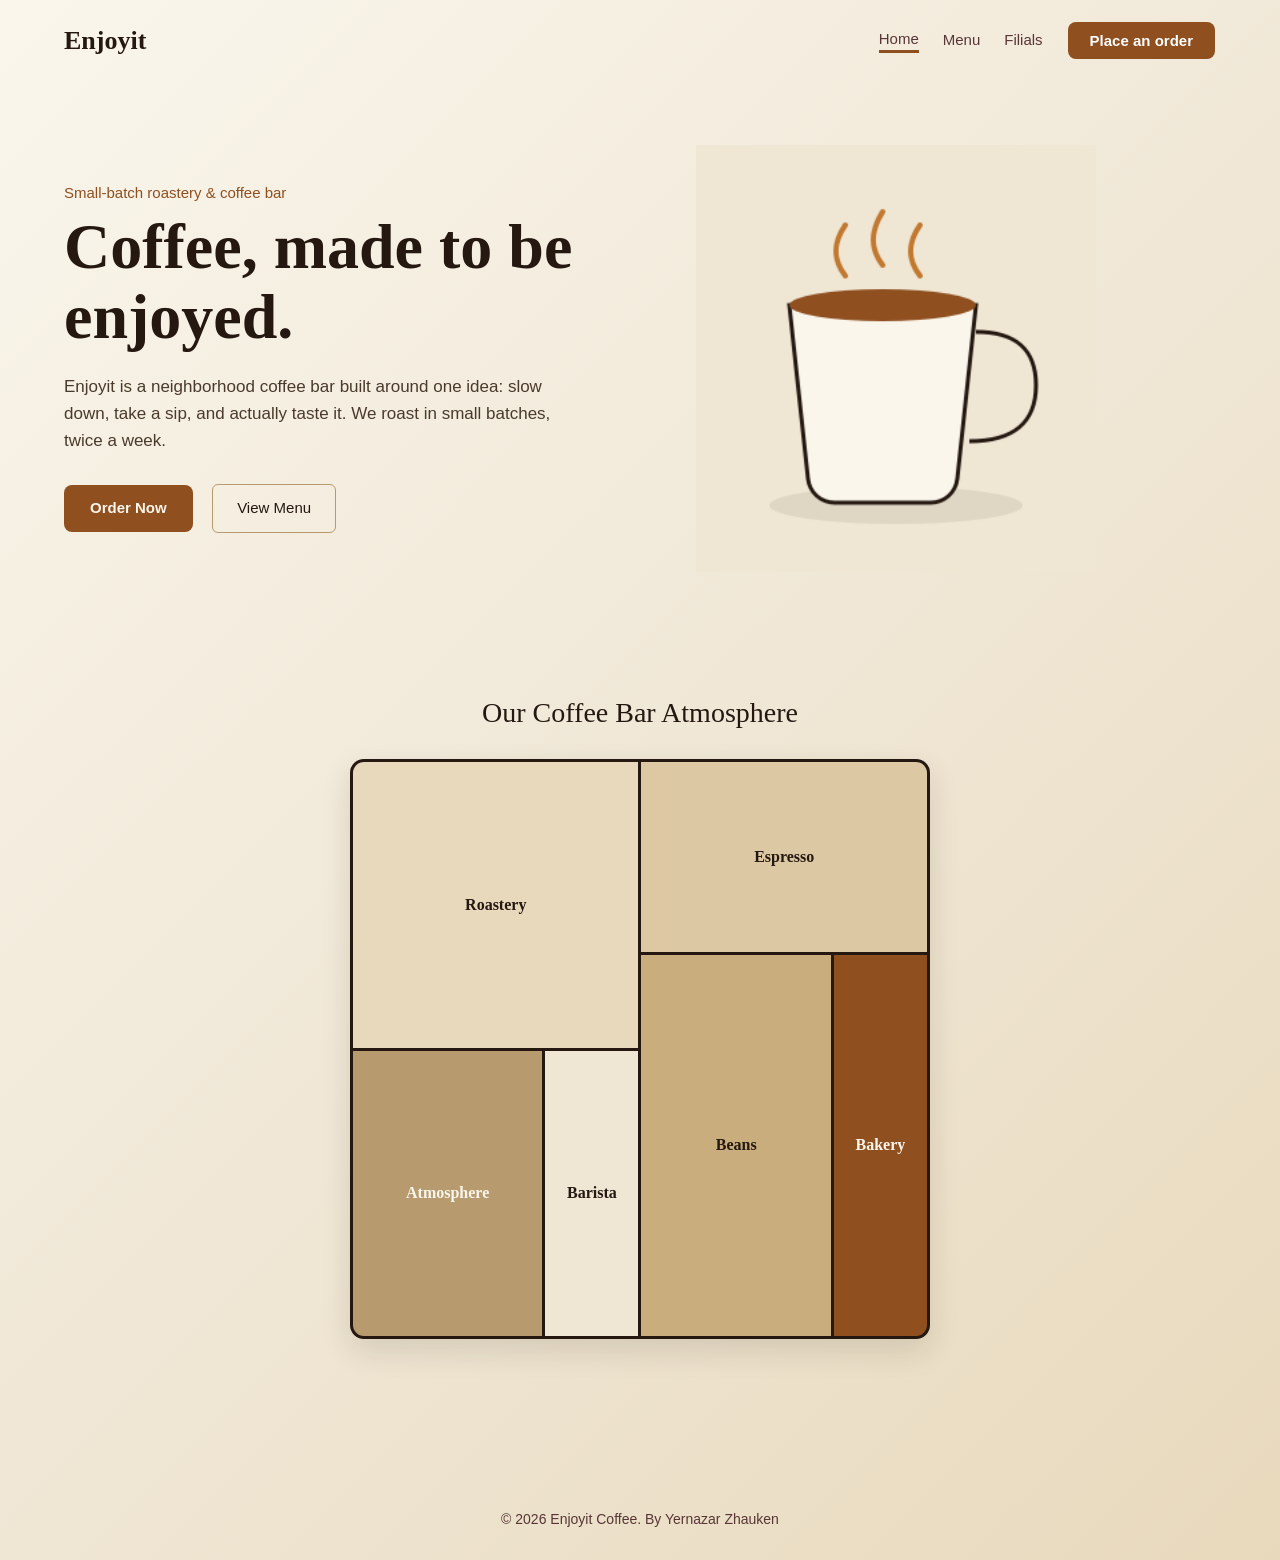
<file: index.html>
<!DOCTYPE html>
<html lang="en">
<head>
    <meta charset="UTF-8">
    <meta name="viewport" content="width=device-width, initial-scale=1">
    <title>Enjoyit - Home</title>
    <link href="https://cdn.jsdelivr.net/npm/bootstrap@5.3.3/dist/css/bootstrap.min.css" rel="stylesheet">
    <link rel="stylesheet" href="css/style.css">
</head>
<body>
    <div class="wrapper">
        <nav class="navbar navbar-expand-lg container header-flex py-3">
            <div class="container-fluid px-0">
                <span class="Enjoyit navbar-brand m-0">Enjoyit</span>
                <button class="navbar-toggler" type="button" data-bs-toggle="collapse" data-bs-target="#navbarNav" aria-controls="navbarNav" aria-expanded="false" aria-label="Toggle navigation">
                    <span class="navbar-toggler-icon"></span>
                </button>
                <div class="collapse navbar-collapse justify-content-end" id="navbarNav">
                    <ul class="navbar-nav align-lg-items-center gap-lg-4">
                        <li class="active nav-item"><a class="nav-link p-0" href="index.html">Home</a></li>
                        <li class="nav-item"><a class="nav-link p-0" href="Menu.html">Menu</a></li>
                        <li class="nav-item"><a class="nav-link p-0" href="Filials.html">Filials</a></li>
                        <li class="btn nav-item p-0"><a class="text-decoration-none text-white" href="Book.html">Place an order</a></li>
                    </ul>
                </div>
            </div>
        </nav>

        <main class="container hero-section my-4">
            <div class="row align-items-center gy-4">
                <div class="col-lg-6 hero--info">
                    <h3>Small-batch roastery & coffee bar</h3>
                    <h1>Coffee, made to be enjoyed.</h1>
                    <h2>Enjoyit is a neighborhood coffee bar built around one idea: slow down, take a sip, and actually taste it. We roast in small batches, twice a week.</h2>
                
                    <a href="Book.html" class="Order d-none d-md-inline-block">Order Now</a>
                    <a href="Menu.html" class="Menu">View Menu</a>
                </div>
                <div class="col-lg-6 hero--image text-center">
                    <img src="img/enjoyit-cup.png" alt="Enjoyit coffee" class="img-fluid">
                </div>
            </div>
        </main>

        <section class="container task1-section">
            <h2 class="section-title">Our Coffee Bar Atmosphere</h2>
            <div class="grid-composition">
                <div class="block b1">Roastery</div>
                <div class="block b2">Espresso</div>
                <div class="block b3">Beans</div>
                <div class="block b4">Bakery</div>
                <div class="block b5">Atmosphere</div>
                <div class="block b6">Barista</div>
            </div>
        </section>

        <div class="music">
            <iframe
                src="https://www.youtube.com/embed/uReUSkARw88?autoplay=1&loop=1&playlist=uReUSkARw88"
                frameborder="0"
                allow="autoplay">
            </iframe>
        </div>

        <footer class="container">
            <p>&copy; 2026 Enjoyit Coffee. By Yernazar Zhauken</p>
        </footer>
    </div>


    <script src="https://cdn.jsdelivr.net/npm/bootstrap@5.3.3/dist/js/bootstrap.bundle.min.js"></script>
</body>
</html>
</file>
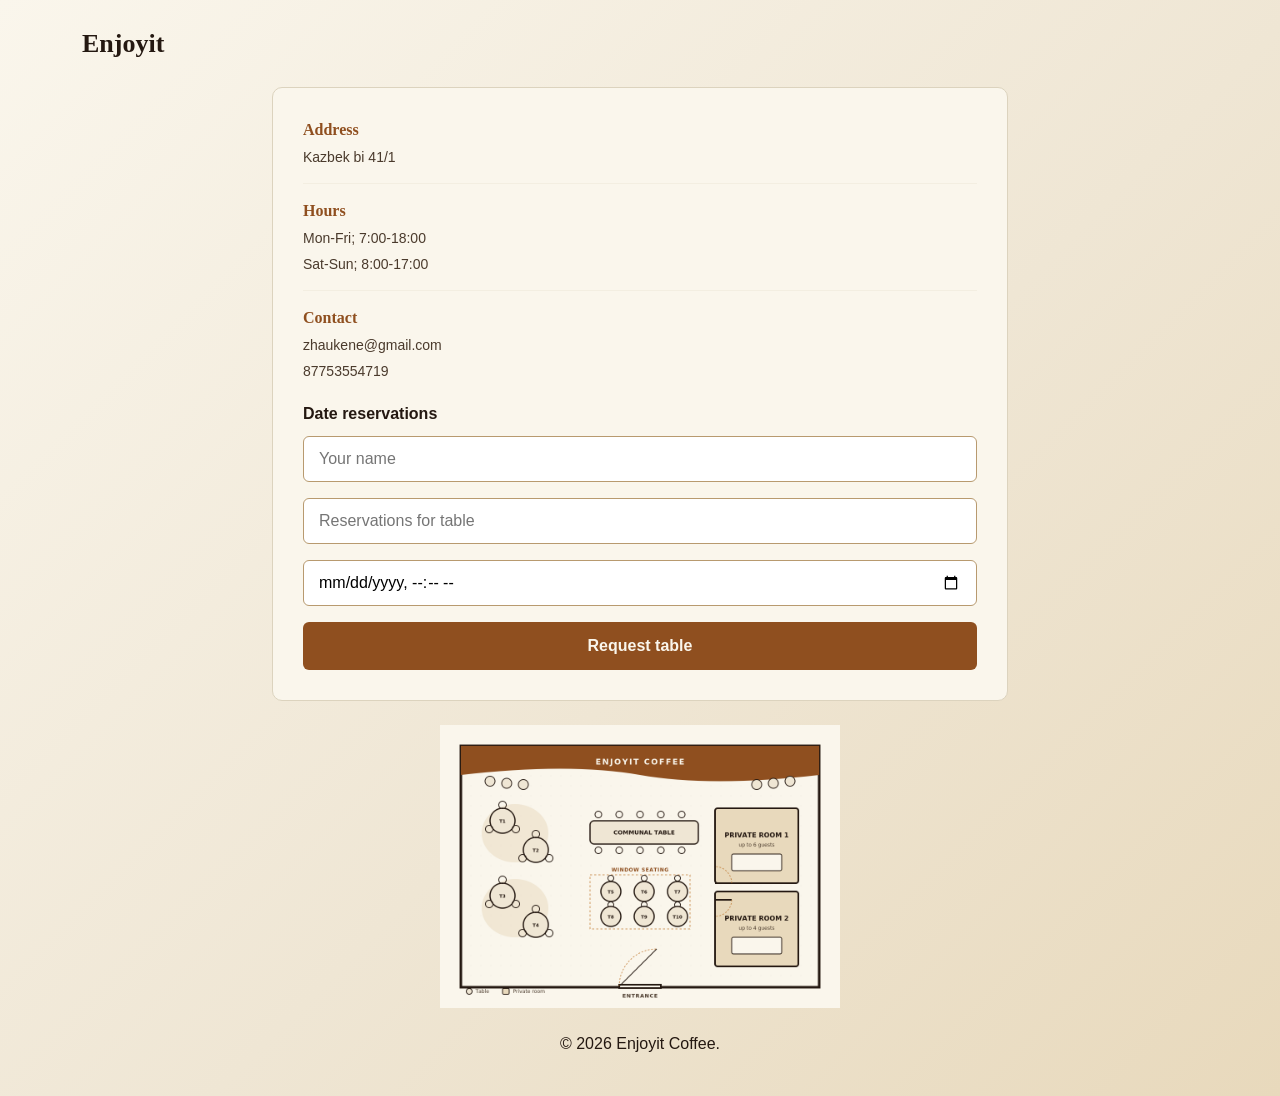
<file: Book.html>
<!DOCTYPE html>
<html lang="en">
<head>
    <meta charset="UTF-8">
    <meta name="viewport" content="width=device-width, initial-scale=1">
    <title>Place Order</title>
    <link href="https://cdn.jsdelivr.net/npm/bootstrap@5.3.3/dist/css/bootstrap.min.css" rel="stylesheet">
    <link rel="stylesheet" href="css/Book.css">
</head>
<body>
    <div class="all">
        <header class="Enjoyit container pt-4">
            <span class="Enjoyit">Enjoyit</span>
        </header>
        <main class="book-container container my-4">
            <div class="row justify-content-center">
                <div class="col-12 col-lg-8">
                    <div class="container p-0">
                        <div class="one-info">
                            <p class="spec-font">Address</p>
                            <p class="spec-font-2">Kazbek bi 41/1</p>
                        </div>
                        <div class="two-info">
                            <hr class="separator-line">
                            <p class="spec-font">Hours</p>
                            <p class="spec-font-2">Mon-Fri; 7:00-18:00</p>
                            <p class="spec-font-2">Sat-Sun; 8:00-17:00</p>
                        </div>
                        <div class="two-info">
                            <hr class="separator-line">
                            <p class="spec-font">Contact</p>
                            <p class="spec-font-2">zhaukene@gmail.com</p>
                            <p class="spec-font-2">87753554719</p>
                        </div>
                        <div class="box">
                            <div class="date--info">
                                <p>Date reservations</p>
                            </div>
                            <div class="informate">
                                <div class="customer-name mb-3">
                                    <input type="text" placeholder="Your name" class="custom-input w-100">
                                </div>
                                <div class="Table mb-3">
                                    <input type="text" placeholder="Reservations for table" class="custom-input w-100">
                                </div>
                            </div>
                            <div class="date mb-3">
                                <input type="datetime-local" class="custom-datetime w-100">
                            </div>
                            <button class="btn w-100">
                                <p id="btnText" class="m-0">Request table</p>
                            </button>
                        </div>
                    </div>
                </div>
            </div>
        </main>
    </div>
    <div class="plan text-center my-4">
        <img src="img/plan.png" alt="Enjoyit coffee plan" class="img-fluid" style="max-width: 400px;">
    </div>
    <footer class="container text-center pb-4">
        <p>&copy; 2026 Enjoyit Coffee.</p>
    </footer>

    <script src="https://cdn.jsdelivr.net/npm/bootstrap@5.3.3/dist/js/bootstrap.bundle.min.js"></script>
</body>
</html>
</file>
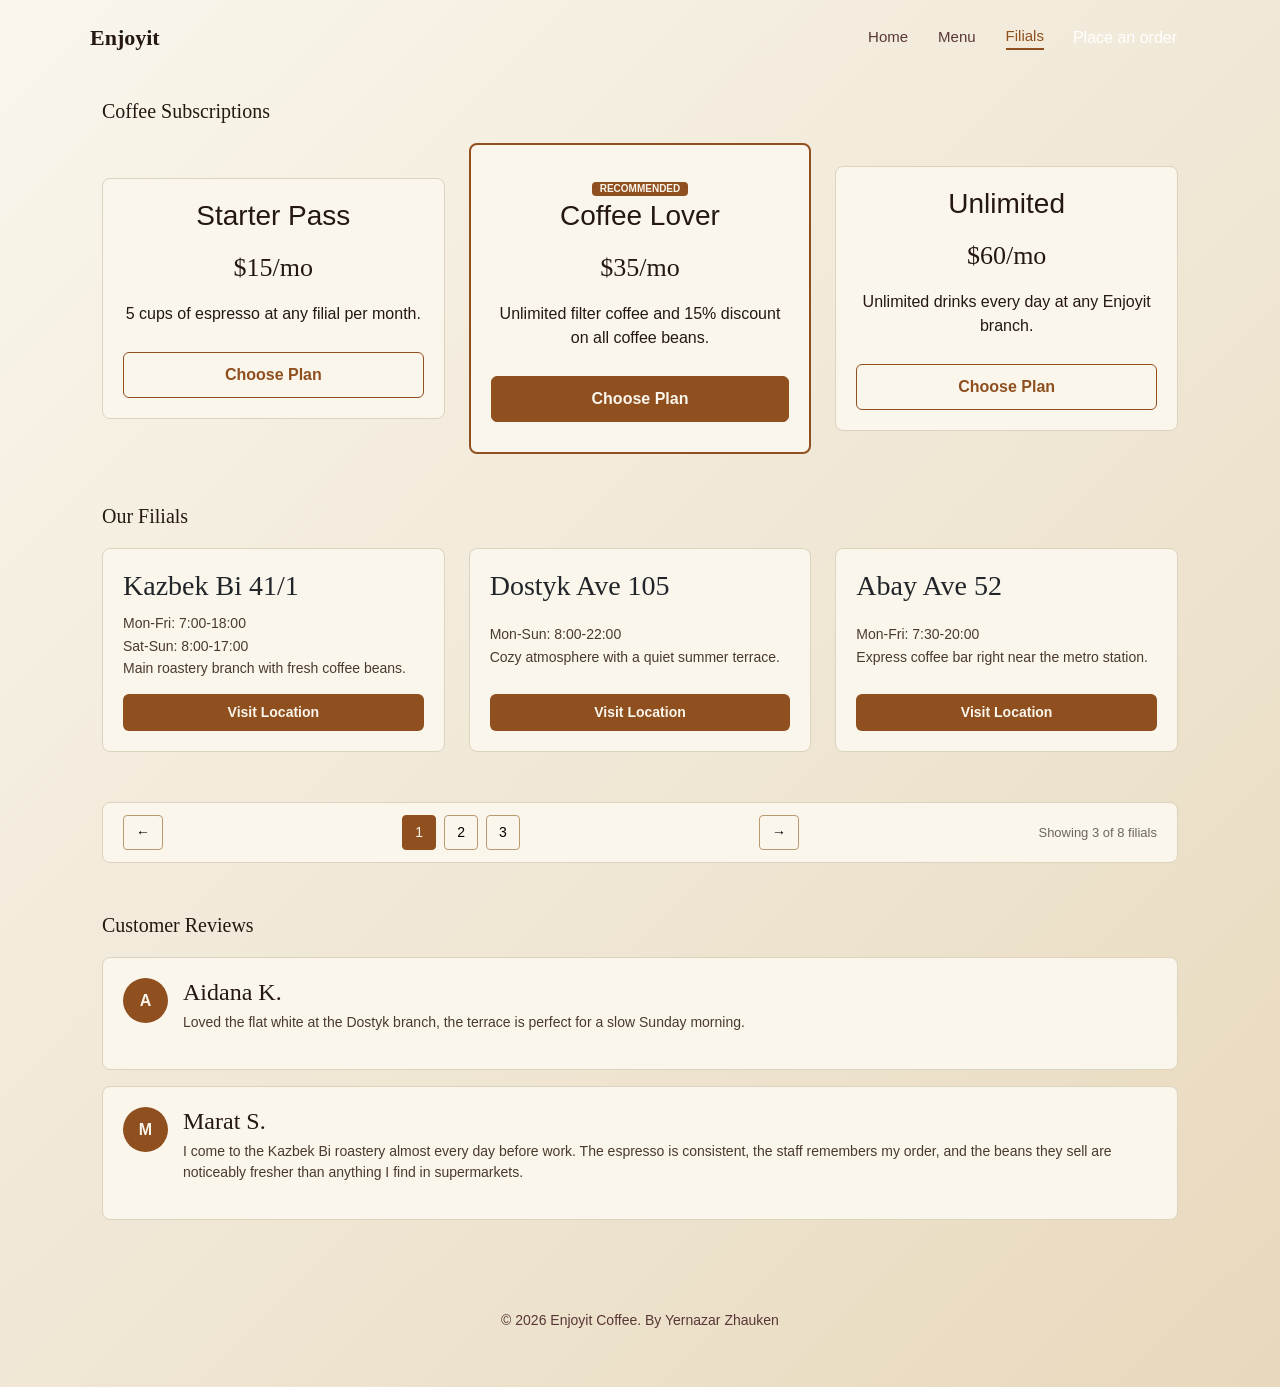
<file: Filials.html>
<!DOCTYPE html>
<html lang="en">
<head>
    <meta charset="UTF-8">
    <meta name="viewport" content="width=device-width, initial-scale=1">
    <title>Enjoyit - Filials</title>
    <link href="https://cdn.jsdelivr.net/npm/bootstrap@5.3.3/dist/css/bootstrap.min.css" rel="stylesheet">
    <link rel="stylesheet" href="css/Filials.css">
</head>
<body>
    <div class="wrapper">

        <nav class="navbar navbar-expand-lg container header-flex py-3">
            <div class="container-fluid px-0">
                <span class="Enjoyit navbar-brand m-0">Enjoyit</span>
                <button class="navbar-toggler" type="button" data-bs-toggle="collapse" data-bs-target="#filialsNav" aria-controls="filialsNav" aria-expanded="false" aria-label="Toggle navigation">
                    <span class="navbar-toggler-icon"></span>
                </button>
                <div class="collapse navbar-collapse justify-content-between" id="filialsNav">
                    <ul class="navbar-nav nav-links ms-auto mb-2 mb-lg-0">
                        <li class="nav-item"><a class="nav-link p-0" href="index.html">Home</a></li>
                        <li class="nav-item"><a class="nav-link p-0" href="Menu.html">Menu</a></li>
                        <li class="active nav-item"><a class="nav-link p-0" href="Filials.html">Filials</a></li>
                    </ul>
                    <div class="nav-btn ms-lg-3">
                        <a href="Book.html" class="btn text-decoration-none text-white">Place an order</a>
                    </div>
                </div>
            </div>
        </nav>

        <main class="container my-4">

           
            <div class="pricing-section">
                <h2 class="title">Coffee Subscriptions</h2>
                <div class="row g-4 align-items-center">
                    <div class="col-12 col-md-6 col-lg-4">
                        <div class="plan-card h-100">
                            <h3>Starter Pass</h3>
                            <div class="price">$15/mo</div>
                            <p>5 cups of espresso at any filial per month.</p>
                            <button class="plan-btn">Choose Plan</button>
                        </div>
                    </div>
                    <div class="col-12 col-md-6 col-lg-4">
                        <div class="plan-card featured h-100">
                            <span class="badge">RECOMMENDED</span>
                            <h3>Coffee Lover</h3>
                            <div class="price">$35/mo</div>
                            <p>Unlimited filter coffee and 15% discount on all coffee beans.</p>
                            <button class="plan-btn active">Choose Plan</button>
                        </div>
                    </div>
                    <div class="col-12 col-md-12 col-lg-4">
                        <div class="plan-card h-100">
                            <h3>Unlimited</h3>
                            <div class="price">$60/mo</div>
                            <p>Unlimited drinks every day at any Enjoyit branch.</p>
                            <button class="plan-btn">Choose Plan</button>
                        </div>
                    </div>
                </div>
            </div>

            <div class="locations-section">
                <h2 class="title">Our Filials</h2>
                <div class="row g-4">
                    <div class="col-12 col-md-4">
                        <div class="card h-100">
                            <h3>Kazbek Bi 41/1</h3>
                            <p>Mon-Fri: 7:00-18:00<br>Sat-Sun: 8:00-17:00<br>Main roastery branch with fresh coffee beans.</p>
                            <a href="Book.html" class="card-btn">Visit Location</a>
                        </div>
                    </div>
                    <div class="col-12 col-md-4">
                        <div class="card h-100">
                            <h3>Dostyk Ave 105</h3>
                            <p>Mon-Sun: 8:00-22:00<br>Cozy atmosphere with a quiet summer terrace.</p>
                            <a href="Book.html" class="card-btn">Visit Location</a>
                        </div>
                    </div>
                    <div class="col-12 col-md-4">
                        <div class="card h-100">
                            <h3>Abay Ave 52</h3>
                            <p>Mon-Fri: 7:30-20:00<br>Express coffee bar right near the metro station.</p>
                            <a href="Book.html" class="card-btn">Visit Location</a>
                        </div>
                    </div>
                </div>
            </div>

            <div class="pagination-bar">
                <button class="arrow-btn">&larr;</button>
                <div class="page-numbers">
                    <button class="num active">1</button>
                    <button class="num">2</button>
                    <button class="num">3</button>
                </div>
                <button class="arrow-btn">&rarr;</button>
                <span class="count-text">Showing 3 of 8 filials</span>
            </div>

            <div class="comment-section">
                <h2 class="title">Customer Reviews</h2>
                <div class="comment-box mb-3">
                    <div class="avatar">A</div>
                    <div class="comment-text">
                        <h4>Aidana K.</h4>
                        <p>Loved the flat white at the Dostyk branch, the terrace is perfect for a slow Sunday morning.</p>
                    </div>
                </div>
                <div class="comment-box">
                    <div class="avatar">M</div>
                    <div class="comment-text">
                        <h4>Marat S.</h4>
                        <p>I come to the Kazbek Bi roastery almost every day before work. The espresso is consistent, the staff remembers my order, and the beans they sell are noticeably fresher than anything I find in supermarkets.</p>
                    </div>
                </div>
            </div>

        </main>

        <footer class="container">
            <p>&copy; 2026 Enjoyit Coffee. By Yernazar Zhauken</p>
        </footer>

    </div>

    <script src="https://cdn.jsdelivr.net/npm/bootstrap@5.3.3/dist/js/bootstrap.bundle.min.js"></script>
</body>
</html>
</file>
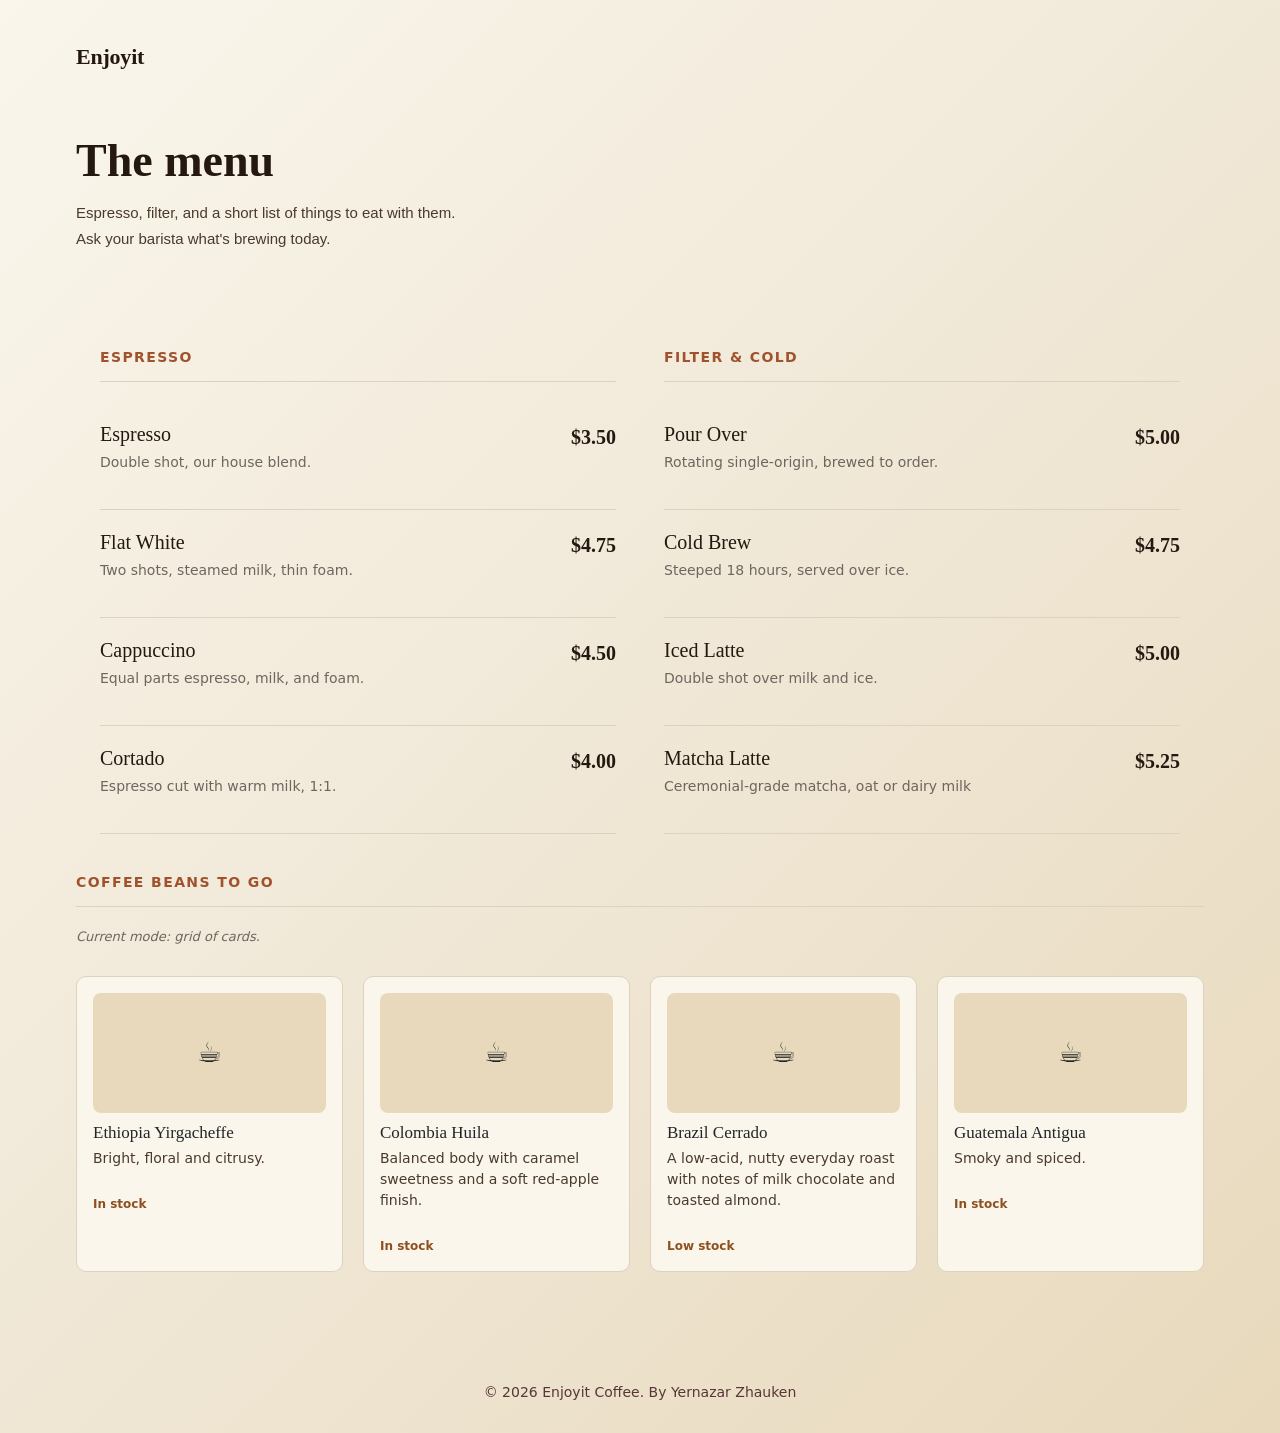
<file: Menu.html>
<!DOCTYPE html>
<html lang="en">
    <head>
        <meta charset="UTF-8">
        <meta name="viewport" content="width=device-width, initial-scale=1">
        <title>Enjoyit.Menu</title>
        <link href="https://cdn.jsdelivr.net/npm/bootstrap@5.3.3/dist/css/bootstrap.min.css" rel="stylesheet">
        <link rel="stylesheet" href="css/Menu.css">
    </head>
    <body>
        <div class="wrapper">

            <header class="container">
                <span class="Enjoyit">Enjoyit</span>
            </header>

            <main class="container">
                <div class="hero--info">
                    <h1>The menu</h1>
                    <h2>Espresso, filter, and a short list of things to eat with them. Ask your barista what's brewing today.</h2>
                </div>

                <!-- Task 2: Bootstrap Grid for Menu Columns -->
                <div class="menu_table row g-5">
                    <div class="column col-12 col-md-6">
                        <h2 class="category_title">ESPRESSO</h2>

                        <div class="menu_item">
                            <div class="info_box">
                                <h3 class="item_name">Espresso</h3>
                                <p class="item_desc">Double shot, our house blend.</p>
                            </div>
                            <div class="price">$3.50</div>
                        </div>

                        <div class="menu_item">
                            <div class="info_box">
                                <h3 class="item_name">Flat White</h3>
                                <p class="item_desc">Two shots, steamed milk, thin foam.</p>
                            </div>
                            <div class="price">$4.75</div>
                        </div>

                        <div class="menu_item">
                            <div class="info_box">
                                <h3 class="item_name">Cappuccino</h3>
                                <p class="item_desc">Equal parts espresso, milk, and foam.</p>
                            </div>
                            <div class="price">$4.50</div>
                        </div>

                        <div class="menu_item">
                            <div class="info_box">
                                <h3 class="item_name">Cortado</h3>
                                <p class="item_desc">Espresso cut with warm milk, 1:1.</p>
                            </div>
                            <div class="price">$4.00</div>
                        </div>
                    </div>

                    <div class="column col-12 col-md-6">
                        <h2 class="category_title">FILTER & COLD</h2>
                        <div class="menu_item">
                            <div class="info_box">
                                <h3 class="item_name">Pour Over</h3>
                                <p class="item_desc">Rotating single-origin, brewed to order.</p>
                            </div>
                            <div class="price">$5.00</div>
                        </div>

                        <div class="menu_item">
                            <div class="info_box">
                                <h3 class="item_name">Cold Brew</h3>
                                <p class="item_desc">Steeped 18 hours, served over ice.</p>
                            </div>
                            <div class="price">$4.75</div>
                        </div>

                        <div class="menu_item">
                            <div class="info_box">
                                <h3 class="item_name">Iced Latte</h3>
                                <p class="item_desc">Double shot over milk and ice.</p>
                            </div>
                            <div class="price">$5.00</div>
                        </div>

                        <div class="menu_item">
                            <div class="info_box">
                                <h3 class="item_name">Matcha Latte</h3>
                                <p class="item_desc">Ceremonial-grade matcha, oat or dairy milk</p>
                            </div>
                            <div class="price">$5.25</div>
                        </div>
                    </div>
                </div>

                <section id="beans" class="beans-section">
                    <h2 class="category_title">COFFEE BEANS TO GO</h2>
                    <p class="mode-note">Current mode: grid of cards.</p>

                    <div class="gallery layout-grid" id="gallery">

                        <article class="item">
                            <div class="item-img">☕</div>
                            <div class="item-info">
                                <h3>Ethiopia Yirgacheffe</h3>
                                <p>Bright, floral and citrusy.</p>
                            </div>
                            <span class="item-date">In stock</span>
                        </article>

                        <article class="item">
                            <div class="item-img">☕</div>
                            <div class="item-info">
                                <h3>Colombia Huila</h3>
                                <p>Balanced body with caramel sweetness and a soft red-apple finish.</p>
                            </div>
                            <span class="item-date">In stock</span>
                        </article>

                        <article class="item">
                            <div class="item-img">☕</div>
                            <div class="item-info">
                                <h3>Brazil Cerrado</h3>
                                <p>A low-acid, nutty everyday roast with notes of milk chocolate and toasted almond.</p>
                            </div>
                            <span class="item-date">Low stock</span>
                        </article>

                        <article class="item">
                            <div class="item-img">☕</div>
                            <div class="item-info">
                                <h3>Guatemala Antigua</h3>
                                <p>Smoky and spiced.</p>
                            </div>
                            <span class="item-date">In stock</span>
                        </article>

                    </div>
                </section>

                <footer class="container">
                        <p>&copy; 2026 Enjoyit Coffee. By Yernazar Zhauken</p>
                </footer>
            </main>
        </div>
        <!-- Bootstrap 5.3 JS Bundle CDN -->
        <script src="https://cdn.jsdelivr.net/npm/bootstrap@5.3.3/dist/js/bootstrap.bundle.min.js"></script>
    </body>
</html>
</file>
<file: css/style.css>
* {
    margin: 0;
padding: 0;
}

body {
    font-size: 16px;
    font-family: 'Karla', sans-serif;
    background: linear-gradient(135deg, #faf6ec 0%, #efe6d4 55%, #e8d9bc 100%);
    min-height: 100vh;
}

.wrapper {
    width: 100%;
}

.container {
    max-width: 1200px;
    width: 90%;
    margin: 0 auto;
}

header.header-flex {
    padding: 40px 0;
}

.Enjoyit {
    font-family: 'Fraunces', serif;
    font-size: 26px;
    font-weight: 700;
    color: #241811;
}


.navbar-nav {
    list-style: none;
    display: flex;
    align-items: center;
    gap: 40px;
    margin: 0;
}

.navbar-nav li a {
    font-size: 15px;
    font-weight: 500;
    color: #583636;
    text-decoration: none;
}

.navbar-nav li:not(.btn) a:hover,
.navbar-nav li.active:not(.btn) a {
    border-bottom: 3px solid #8f4f1f;
    padding-bottom: 4px;
}

.navbar-nav li.btn a {
    font-weight: 700;
    color: #faf6ec;
    background: #8f4f1f;
    padding: 10px 22px;
    border-radius: 8px;
    transition: 0.3s;
}

.navbar-nav li.btn a:hover {
    background: #241811;
}

.hero-section {
    padding: 40px 0;
}

.hero--info {
    max-width: 550px;
}

.hero--info h3 {
    font-size: 15px;
    color: #8f4f1f;
    margin-bottom: 10px;
}

.hero--info h1 {
    font-family: 'Fraunces', serif;
    font-size: clamp(38px, 5vw, 64px);
    font-weight: 600;
    line-height: 1.1;
    color: #241811;
    margin-bottom: 20px;
}

.hero--info h2 {
    font-size: 17px;
    line-height: 1.6;
    color: #4a3a2c;
    margin-bottom: 30px;
}

.hero--info .Order {
    font-size: 15px;
    font-weight: 700;
    color: #faf6ec;
    background: #8f4f1f;
    padding: 12px 26px;
    border-radius: 8px;
    text-decoration: none;
    margin-right: 15px;
    display: inline-block;
}

.hero--info .Menu {
    font-size: 15px;
    color: #241811;
    border: 1.5px solid #b89a6f;
    padding: 12px 24px;
    border-radius: 6px;
    text-decoration: none;
    display: inline-block;
}

.hero--image img {
    width: 100%;
    max-width: 400px;
    height: auto;
}

.task1-section {
    padding: 60px 0;
    text-align: center;
}

.section-title {
    font-family: 'Fraunces', serif;
    font-size: 28px;
    color: #241811;
    margin-bottom: 30px;
}

.grid-composition {
    display: grid;
    grid-template-columns: 1fr; 
    gap: 10px;
    background: #241811; 
    width: min(580px, 90vw);
    margin: 0 auto;
    border: 3px solid #241811;
    border-radius: 14px;
    overflow: hidden;
    box-shadow: 0 12px 30px rgba(36, 24, 17, 0.12);
}

.block {
    display: flex;
    align-items: center;
    justify-content: center;
    text-align: center;
    padding: 20px;
    font-family: 'Fraunces', serif;
    font-weight: 600;
    font-size: 16px;
    color: #241811;
    transition: filter 0.3s ease;
}

.block:hover {
    filter: brightness(0.95);
}

.b1 { background: #e8d9bc; } 
.b2 { background: #dcc9a3; } 
.b3 { background: #c9ad7c; } 
.b4 { background: #8f4f1f; color: #faf6ec; } 
.b5 { background: #b89a6f; color: #faf6ec; }
.b6 { background: #efe6d4; } 


@media (min-width: 768px) {
    .grid-composition {
        grid-template-columns: repeat(2, 1fr);
        aspect-ratio: auto;
    }
    .block {
        padding: 30px;
        font-size: 18px;
    }
}


@media (min-width: 1280px) {
    .grid-composition {
        grid-template-columns: repeat(6, 1fr);
        grid-template-rows: repeat(6, 1fr);
        gap: 3px;
        aspect-ratio: 1 / 1;
    }
    .block {
        padding: 10px;
        font-size: clamp(13px, 1.8vw, 16px);
    }
    .b1 { grid-column: 1 / 4; grid-row: 1 / 4; background: #e8d9bc; } 
    .b2 { grid-column: 4 / 7; grid-row: 1 / 3; background: #dcc9a3; } 
    .b3 { grid-column: 4 / 6; grid-row: 3 / 7; background: #c9ad7c; } 
    .b4 { grid-column: 6 / 7; grid-row: 3 / 7; background: #8f4f1f; color: #faf6ec; } 
    .b5 { grid-column: 1 / 3; grid-row: 4 / 7; background: #b89a6f; color: #faf6ec; }
    .b6 { grid-column: 3 / 4; grid-row: 4 / 7; background: #efe6d4; } 
}

.music {
    padding: 20px 0 60px;
    display: flex;
    justify-content: center;
}

.music iframe {
    width: 0px;
    height: 0px;
    border: 0;
}

footer {
    padding: 30px 0;
    text-align: center;
}

footer p {
    color: #583636;
    font-size: 14px;
    margin: 0;
}
</file>
<file: css/Book.css>
*{margin: 0;
padding: 0;}

body {
    font-family: 'Karla', sans-serif;
    background: linear-gradient(135deg, #faf6ec 0%, #efe6d4 55%, #e8d9bc 100%);
    color: #241811;
}

.Enjoyit {
    font-family: 'Fraunces', serif;
    font-size: 26px;
    font-weight: 700;
    color: #241811;
}

.book-container .container {
    background: #faf6ec;
    border: 1px solid #dcd3be;
    border-radius: 10px;
    padding: 30px !important;
}

.spec-font {
    font-family: 'Fraunces', serif;
    font-weight: 700;
    color: #8f4f1f;
    margin-bottom: 5px;
}

.spec-font-2 {
    font-size: 14px;
    color: #4a3a2c;
    margin-bottom: 5px;
}

.separator-line {
    border: 0;
    border-top: 1px solid #dcd3be;
    margin: 15px 0;
}

.box {
    margin-top: 20px;
}

.date--info p {
    font-weight: 700;
    margin-bottom: 10px;
}

.custom-input, .custom-datetime {
    padding: 10px 15px;
    border: 1px solid #b89a6f;
    border-radius: 6px;
    background: #fff;
    font-family: 'Karla', sans-serif;
}

.btn {
    background: #8f4f1f;
    color: #faf6ec;
    border: none;
    padding: 12px;
    border-radius: 6px;
    font-weight: 700;
    cursor: pointer;
}

.btn:hover {
    background: #241811;
}
</file>
<file: css/Filials.css>
*{margin: 0;
padding: 0;}


body {
    font-family: 'Karla', sans-serif;
    background: linear-gradient(135deg, #faf6ec 0%, #efe6d4 55%, #e8d9bc 100%);
    color: #241811;
}

.container {
    max-width: 1100px;
    width: 90%;
    margin: 0 auto;
}

header.header-flex {
    padding: 40px 0;
}

.Enjoyit {
    font-family: 'Fraunces', serif;
    font-size: 22px;
    font-weight: 700;
    color: #241811;
}

.main-nav {
    display: flex;
    align-items: center;
    gap: 40px;
    flex-wrap: wrap;
}

.nav-links {
    list-style: none;
    display: flex;
    align-items: center;
    gap: 30px;
}

.nav-links a {
    font-size: 15px;
    font-weight: 500;
    color: #583636;
    text-decoration: none;
}

.nav-links li.active a,
.nav-links a:hover {
    color: #8f4f1f;
    border-bottom: 2px solid #8f4f1f;
    padding-bottom: 4px;
}

.nav-btn {
    margin-left: auto;
}

header .btn {
    font-family: 'Karla', sans-serif;
    font-size: 15px;
    font-weight: 700;
    text-decoration: none;
    color: #faf6ec;
    background: #8f4f1f;
    padding: 12px 26px;
    border-radius: 8px;
    display: inline-block;
    transition: all 300ms ease;
}

header .btn:hover {
    background: #241811;
}

.title {
    font-family: 'Fraunces', serif;
    font-size: 20px;
    color: #241811;
    margin-bottom: 20px;
}

.pricing-section,
.locations-section,
.pagination-bar,
.comment-section {
    margin-bottom: 50px;
}

.plan-card {
    background: #faf6ec;
    border: 1px solid #dcd3be;
    border-radius: 8px;
    padding: 20px;
    text-align: center;
}

.plan-card.featured {
    border: 2px solid #8f4f1f;
    padding: 30px 20px;
}

.badge {
    font-size: 10px;
    font-weight: 700;
    background: #8f4f1f;
    color: #faf6ec;
    padding: 2px 8px;
    border-radius: 4px;
}

.price {
    font-family: 'Fraunces', serif;
    font-size: 26px;
    margin: 15px 0;
}

.plan-btn {
    font-family: 'Karla', sans-serif;
    width: 100%;
    padding: 10px;
    border: 1px solid #8f4f1f;
    background: transparent;
    color: #8f4f1f;
    border-radius: 6px;
    cursor: pointer;
    font-weight: 700;
    margin-top: 10px;
}

.plan-btn.active {
    background: #8f4f1f;
    color: #faf6ec;
}

.card {
    background: #faf6ec;
    border: 1px solid #dcd3be;
    border-radius: 8px;
    padding: 20px;
    display: flex;
    flex-direction: column;
    justify-content: space-between;
}

.card h3 {
    font-family: 'Fraunces', serif;
    margin-bottom: 10px;
}

.card p {
    font-size: 14px;
    line-height: 1.6;
    color: #4a3a2c;
    margin-bottom: 15px;
}

.card-btn {
    font-size: 14px;
    font-weight: 700;
    color: #faf6ec;
    background: #8f4f1f;
    text-decoration: none;
    text-align: center;
    padding: 8px;
    border-radius: 6px;
}

.pagination-bar {
    display: flex;
    align-items: center;
    background: #faf6ec;
    border: 1px solid #dcd3be;
    padding: 12px 20px;
    border-radius: 8px;
    flex-wrap: wrap;
    gap: 15px;
}

.page-numbers {
    display: flex;
    gap: 8px;
    margin: 0 auto;
}

.num, .arrow-btn {
    padding: 6px 12px;
    border: 1px solid #b89a6f;
    background: transparent;
    border-radius: 4px;
    font-size: 14px;
    cursor: pointer;
}

.num.active {
    background: #8f4f1f;
    color: #faf6ec;
    border-color: #8f4f1f;
}

.count-text {
    margin-left: auto;
    font-size: 13px;
    color: #6e655f;
}

.comment-box {
    display: flex;
    gap: 15px;
    background: #faf6ec;
    border: 1px solid #dcd3be;
    padding: 20px;
    border-radius: 8px;
    align-items: flex-start;
}

.avatar {
    width: 45px;
    height: 45px;
    background: #8f4f1f;
    color: #faf6ec;
    border-radius: 50%;
    display: flex;
    align-items: center;
    justify-content: center;
    font-weight: 700;
    flex-shrink: 0;
}

.comment-text {
    flex: 1;
    min-width: 0;
}

.comment-text h4 {
    font-family: 'Fraunces', serif;
    margin-bottom: 5px;
}

.comment-text p {
    font-size: 14px;
    color: #4a3a2c;
}

footer {
    padding: 40px 0;
    text-align: center;
}

footer p {
    color: #583636;
    font-size: 14px;
}
</file>
<file: css/Menu.css>
*{margin: 0;
padding: 0;}

body {
    min-height: 100vh;
    font-size: 16px;
}

.wrapper {
    background: linear-gradient(135deg, #faf6ec 0%, #efe6d4 55%, #e8d9bc 100%);
    min-height: 100vh;
}

.container {
    max-width: 1200px;
    width: 90%;
    margin: 0 auto;
}

header {
    padding: 40px 0;
}

.Enjoyit {
   font-family: 'Fraunces', serif;
   font-size: 22px;
   font-weight: 700;
   letter-spacing: -0.01em;
   color: #241811;
}

.hero--info {
    max-width: 600px;
    margin: 20px 0 50px;
}

.hero--info h1 {
    font-family: 'Fraunces', serif;
    font-size: clamp(32px, 5vw, 46px);
    font-weight: 700;
    color: #241811;
    margin-bottom: 12px;
}

.hero--info h2 {
    font-family: 'Karla', sans-serif;
    font-size: 15px;
    font-weight: 400;
    line-height: 1.7;
    color: #4a3a2c;
    max-width: 47ch;
}

.menu_table {
    margin: 0 0 40px;
}

.category_title {
    font-size: 14px;
    font-weight: 700;
    letter-spacing: 0.1em;
    color: #a0522d;
    text-transform: uppercase;
    border-bottom: 1px solid #dcd3be;
    padding-bottom: 15px;
    margin-bottom: 20px;
}

.menu_item {
    display: flex;
    justify-content: space-between;
    align-items: flex-start;
    border-bottom: 1px solid #dcd3be;
    padding: 20px 0;
}

.item_name {
    font-family: 'Fraunces', serif;
    font-size: 20px;
    color: #241811;
    margin-bottom: 6px;
}

.item_desc {
    font-size: 14px;
    color: #6e655f;
}

.price {
    font-family: 'Fraunces', serif;
    font-size: 20px;
    font-weight: 600;
    color: #241811;
}

footer {
    padding: 30px 0;
    text-align: center;
}

footer p {
    color: #583636;
    font-size: 14px;
    margin: 0;
    margin-top: 20px;
}

.beans-section {
    max-width: 1200px;
    margin: 0 auto 60px;
}

.mode-note {
    font-size: 13px;
    color: #6e655f;
    font-style: italic;
    margin: 10px 0 30px;
    max-width: 60ch;
}

.gallery {
    display: grid;
    gap: 20px;
}

.layout-grid {
    grid-template-columns: repeat(auto-fit, minmax(220px, 1fr));
}

.item {
    background: #faf6ec;
    border: 1px solid #dcd3be;
    border-radius: 10px;
    padding: 16px;
    display: flex;
    flex-direction: column;
    gap: 10px;
}

.item-img {
    background: #e8d9bc;
    border-radius: 8px;
    display: flex;
    align-items: center;
    justify-content: center;
    font-size: 28px;
    height: 120px;
    flex-shrink: 0;
}

.item-info h3 {
    font-family: 'Fraunces', serif;
    font-size: 17px;
    margin-bottom: 4px;
}

.item-info p {
    font-size: 14px;
    color: #4a3a2c;
    line-height: 1.5;
}

.item-date {
    font-size: 12px;
    color: #8f4f1f;
    font-weight: 700;
}
</file>
